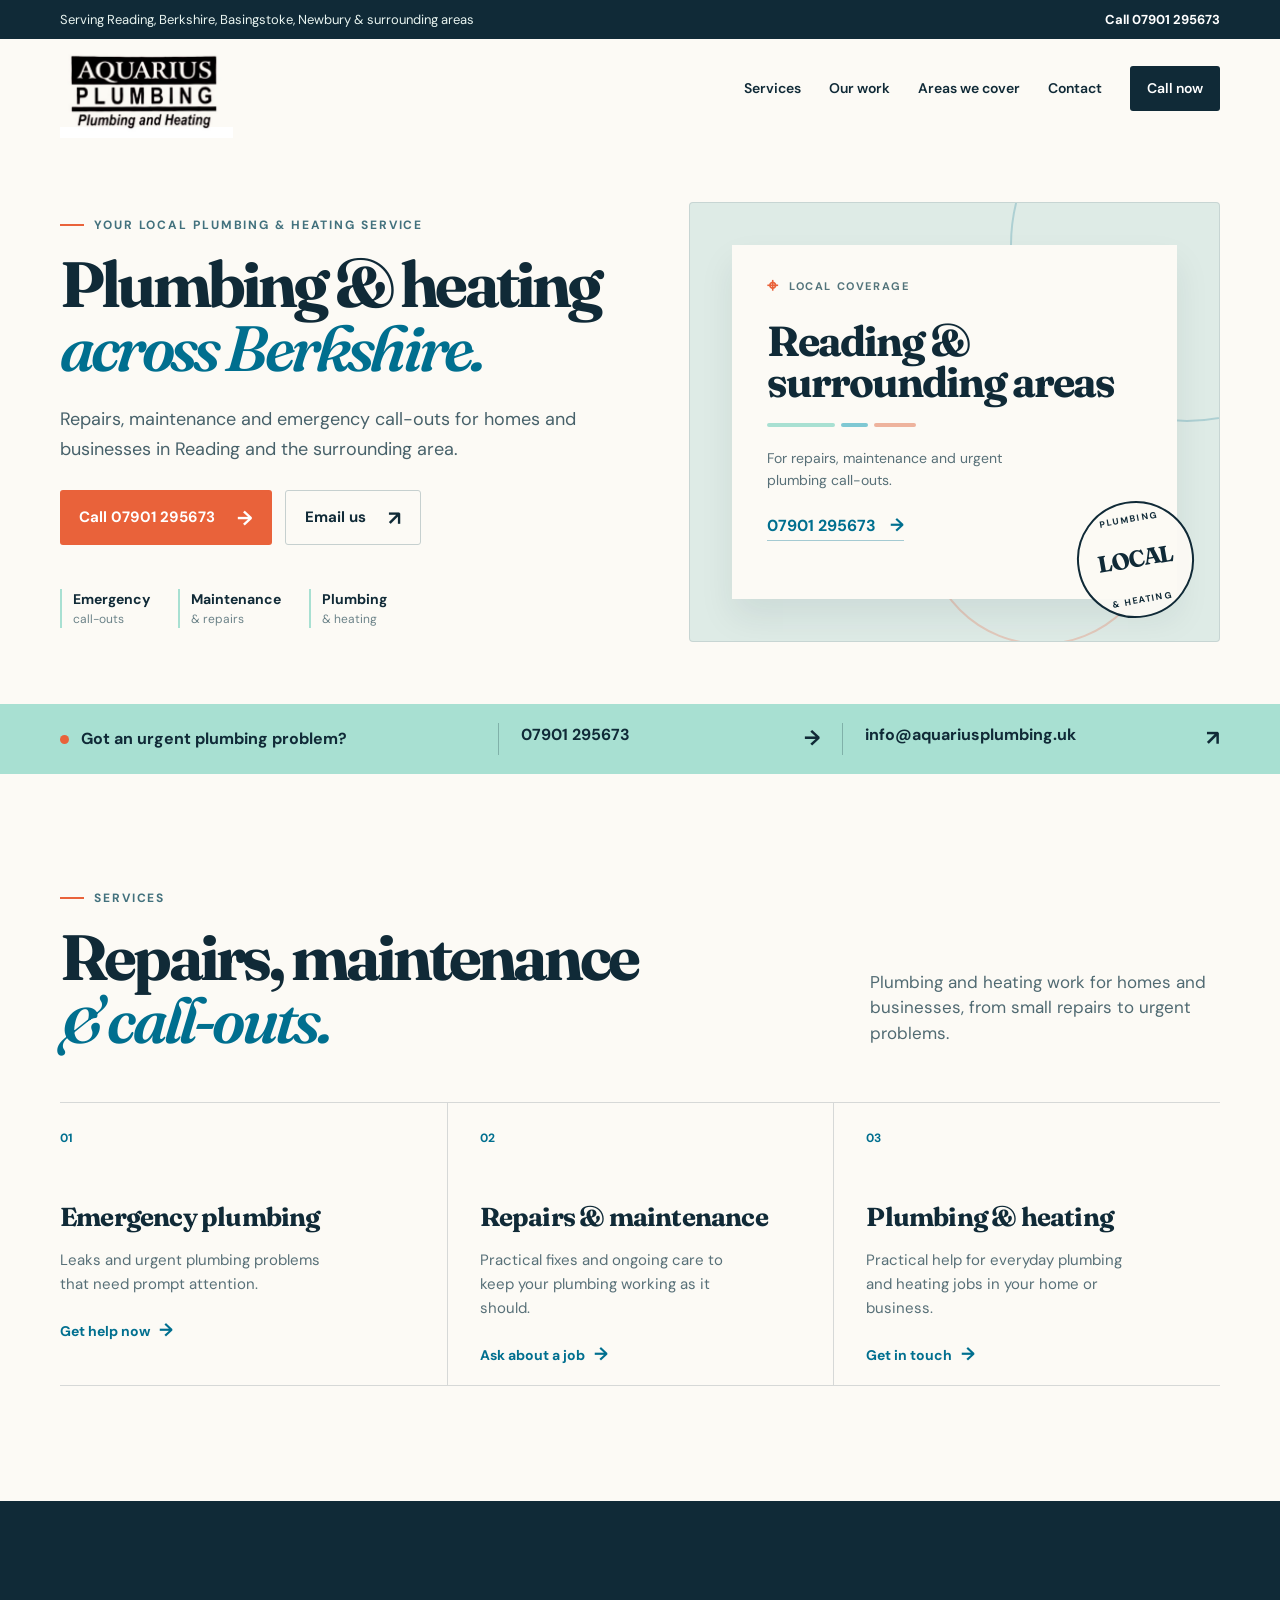
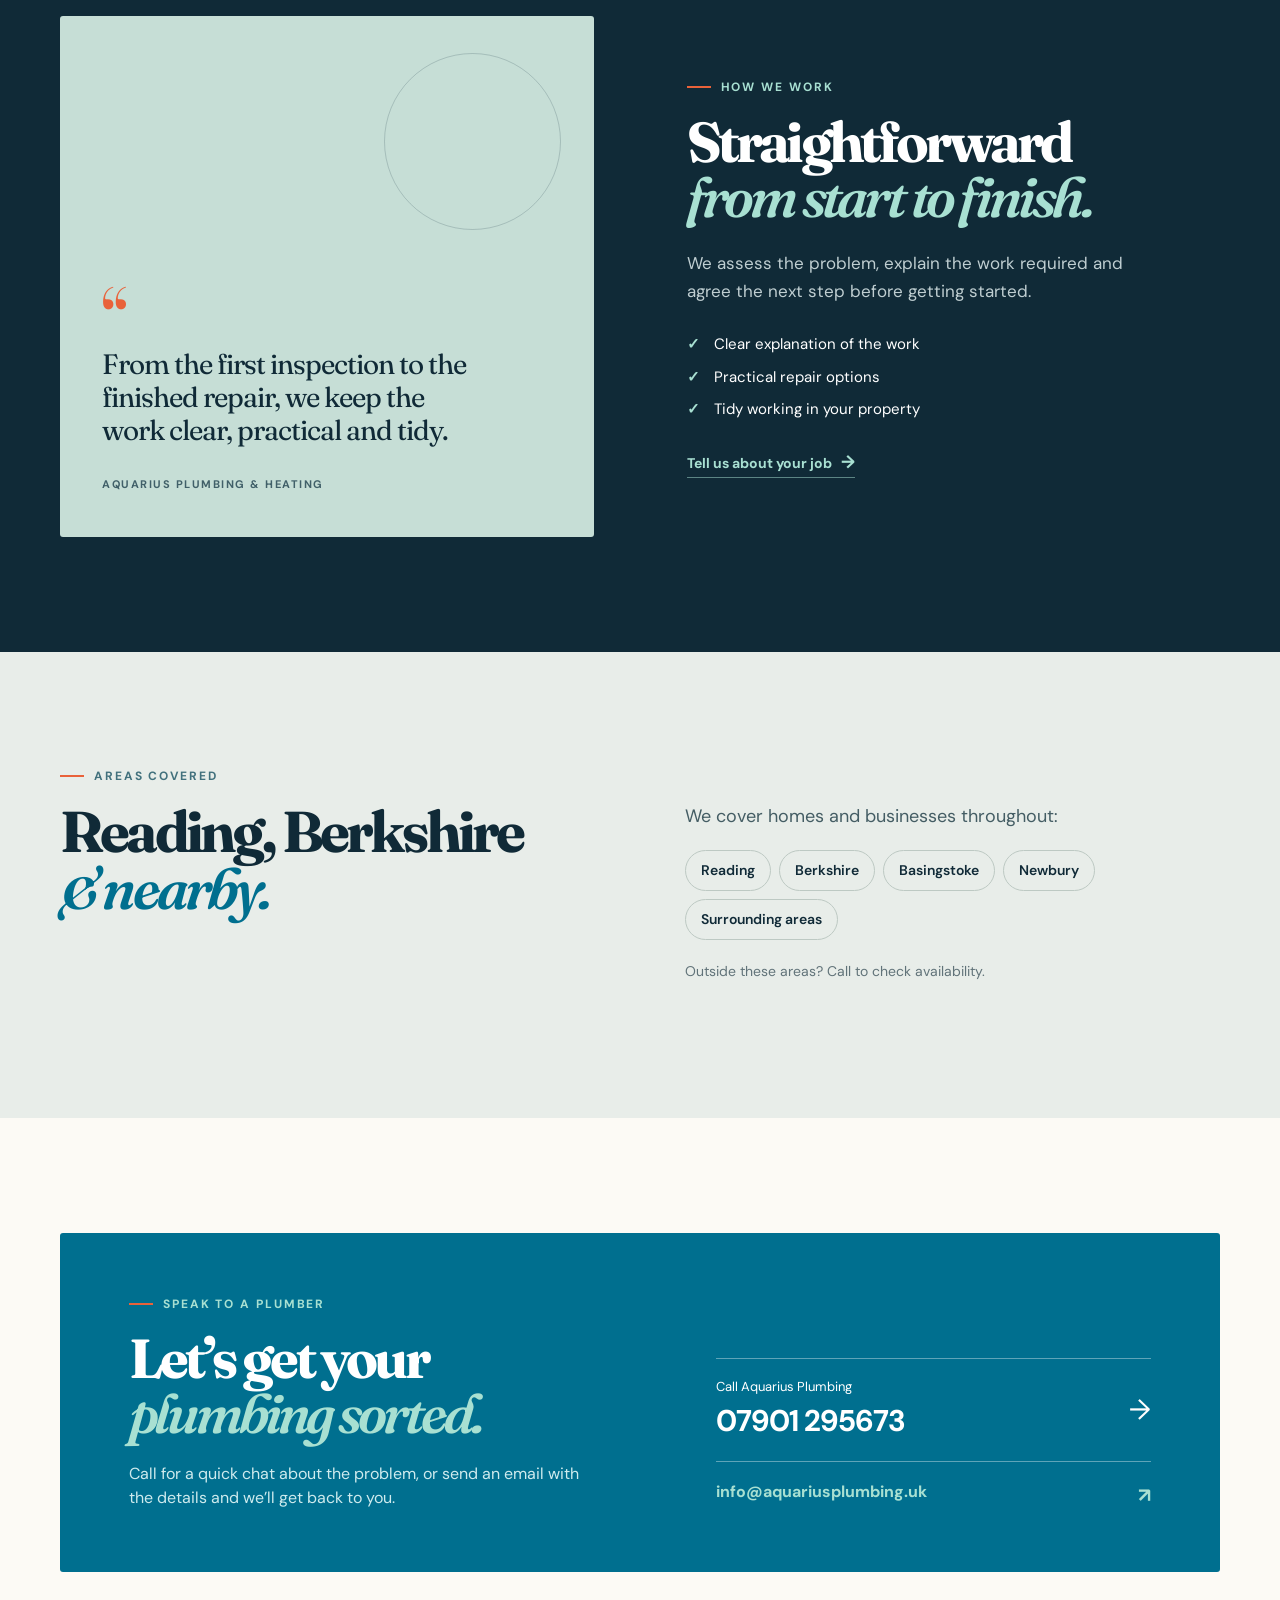
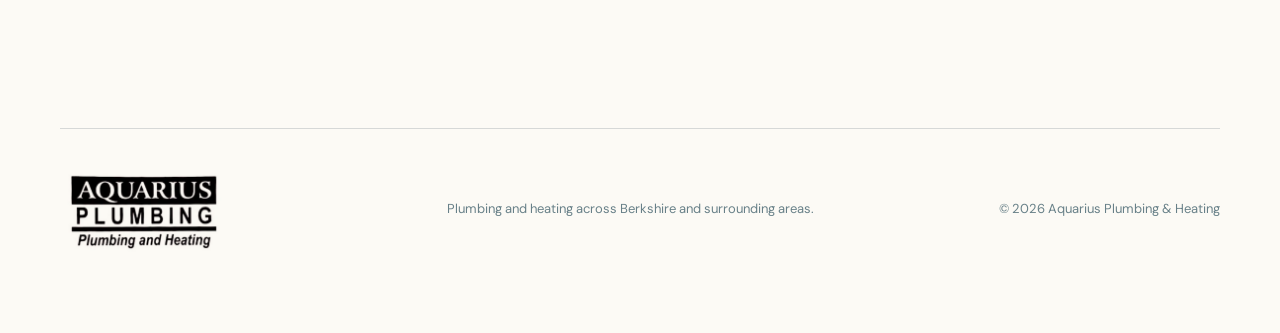
<file: index.html>
<!doctype html>
<html lang="en-GB">
  <head>
    <meta charset="UTF-8" />
    <meta name="viewport" content="width=device-width, initial-scale=1.0" />
    <meta name="description" content="Plumbing and heating repairs, maintenance and emergency call-outs across Reading, Berkshire, Basingstoke, Newbury and surrounding areas." />
    <title>Aquarius Plumbing &amp; Heating | Reading &amp; Berkshire</title>
    <link rel="preconnect" href="https://fonts.googleapis.com" />
    <link rel="preconnect" href="https://fonts.gstatic.com" crossorigin />
    <link href="https://fonts.googleapis.com/css2?family=DM+Sans:wght@400;500;600;700&family=Fraunces:opsz,wght@9..144,600;9..144,700&display=swap" rel="stylesheet" />
    <link rel="stylesheet" href="styles.css" />
    <link rel="stylesheet" href="branding.css" />
    <link rel="stylesheet" href="local-feel.css" />
  </head>
  <body>
    <div class="topbar"><div class="shell"><span>Serving Reading, Berkshire, Basingstoke, Newbury &amp; surrounding areas</span><a href="tel:07901295673">Call 07901 295673</a></div></div>
    <header class="site-header">
      <div class="shell nav-wrap">
        <a class="brand" href="#top" aria-label="Aquarius Plumbing and Heating home"><img src="assets/aquarius-plumbing-logo.png" alt="Aquarius Plumbing and Heating" /></a>
        <button class="menu-toggle" aria-expanded="false" aria-controls="main-nav"><span></span><span></span><span></span><span class="sr-only">Open menu</span></button>
        <nav id="main-nav"><a href="#services">Services</a><a href="portfolio.html">Our work</a><a href="#areas">Areas we cover</a><a href="#contact">Contact</a><a class="nav-call" href="tel:07901295673">Call now</a></nav>
      </div>
    </header>
    <main id="top">
      <section class="hero">
        <div class="shell hero-grid">
          <div class="hero-copy">
            <p class="eyebrow"><span></span> Your local plumbing &amp; heating service</p>
            <h1>Plumbing &amp; heating<br /><em>across Berkshire.</em></h1>
            <p class="hero-intro">Repairs, maintenance and emergency call-outs for homes and businesses in Reading and the surrounding area.</p>
            <div class="hero-actions"><a class="button button-primary" href="tel:07901295673">Call 07901 295673 <b>→</b></a><a class="button button-plain" href="mailto:info@aquariusplumbing.uk">Email us <b>↗</b></a></div>
            <div class="trust-row"><div><strong>Emergency</strong><span>call-outs</span></div><div><strong>Maintenance</strong><span>&amp; repairs</span></div><div><strong>Plumbing</strong><span>&amp; heating</span></div></div>
          </div>
          <div class="hero-visual local-visual" aria-label="Aquarius Plumbing and Heating local coverage">
            <div class="local-panel"><div class="local-panel-top"><span class="local-pin">⌖</span><span>LOCAL COVERAGE</span></div><h3>Reading &amp;<br />surrounding areas</h3><div class="local-lines"><span></span><span></span><span></span></div><p>For repairs, maintenance and urgent plumbing call-outs.</p><a href="tel:07901295673">07901 295673 <b>→</b></a></div>
            <div class="local-stamp"><span>PLUMBING</span><strong>LOCAL</strong><span>&amp; HEATING</span></div>
          </div>
        </div>
      </section>
      <section class="quick-contact"><div class="shell quick-grid"><p><span class="pulse"></span> Got an urgent plumbing problem?</p><a href="tel:07901295673">07901 295673 <span>→</span></a><a href="mailto:info@aquariusplumbing.uk">info@aquariusplumbing.uk <span>↗</span></a></div></section>
      <section class="services section" id="services"><div class="shell"><div class="section-head"><div><p class="eyebrow"><span></span> Services</p><h2>Repairs, maintenance<br /><em>&amp; call-outs.</em></h2></div><p>Plumbing and heating work for homes and businesses, from small repairs to urgent problems.</p></div>
        <div class="service-grid"><article><div class="service-icon">01</div><h3>Emergency plumbing</h3><p>Leaks and urgent plumbing problems that need prompt attention.</p><a href="tel:07901295673">Get help now <span>→</span></a></article><article><div class="service-icon">02</div><h3>Repairs &amp; maintenance</h3><p>Practical fixes and ongoing care to keep your plumbing working as it should.</p><a href="mailto:info@aquariusplumbing.uk">Ask about a job <span>→</span></a></article><article><div class="service-icon">03</div><h3>Plumbing &amp; heating</h3><p>Practical help for everyday plumbing and heating jobs in your home or business.</p><a href="#contact">Get in touch <span>→</span></a></article></div></div></section>
      <section class="why section" id="why-us"><div class="shell why-grid"><div class="why-image local-note"><div><span class="quote-mark">“</span><p>From the first inspection to the finished repair, we keep the work clear, practical and tidy.</p><strong>Aquarius Plumbing &amp; Heating</strong></div></div><div class="why-copy"><p class="eyebrow light"><span></span> How we work</p><h2>Straightforward<br /><em>from start to finish.</em></h2><p>We assess the problem, explain the work required and agree the next step before getting started.</p><ul><li><span>✓</span> Clear explanation of the work</li><li><span>✓</span> Practical repair options</li><li><span>✓</span> Tidy working in your property</li></ul><a class="text-link" href="mailto:info@aquariusplumbing.uk">Tell us about your job <span>→</span></a></div></div></section>
      <section class="areas section" id="areas"><div class="shell areas-grid"><div><p class="eyebrow"><span></span> Areas covered</p><h2>Reading, Berkshire<br /><em>&amp; nearby.</em></h2></div><div><p>We cover homes and businesses throughout:</p><div class="area-tags"><span>Reading</span><span>Berkshire</span><span>Basingstoke</span><span>Newbury</span><span>Surrounding areas</span></div><p class="small-note">Outside these areas? Call to check availability.</p></div></div></section>
      <section class="contact section" id="contact"><div class="shell contact-card"><div><p class="eyebrow light"><span></span> Speak to a plumber</p><h2>Let’s get your<br /><em>plumbing sorted.</em></h2><p>Call for a quick chat about the problem, or send an email with the details and we’ll get back to you.</p></div><div class="contact-actions"><a class="contact-phone" href="tel:07901295673"><small>Call Aquarius Plumbing</small><strong>07901 295673</strong><span>→</span></a><a class="contact-email" href="mailto:info@aquariusplumbing.uk">info@aquariusplumbing.uk <span>↗</span></a></div></div></section>
    </main>
    <footer><div class="shell footer-grid"><a class="brand footer-brand" href="#top"><img src="assets/aquarius-plumbing-logo.png" alt="Aquarius Plumbing and Heating" /></a><p>Plumbing and heating across Berkshire and surrounding areas.</p><p>© <span id="year"></span> Aquarius Plumbing &amp; Heating</p></div></footer>
    <a class="mobile-call" href="tel:07901295673">Call now <strong>07901 295673</strong></a><script src="script.js"></script>
  </body>
</html>
</file>
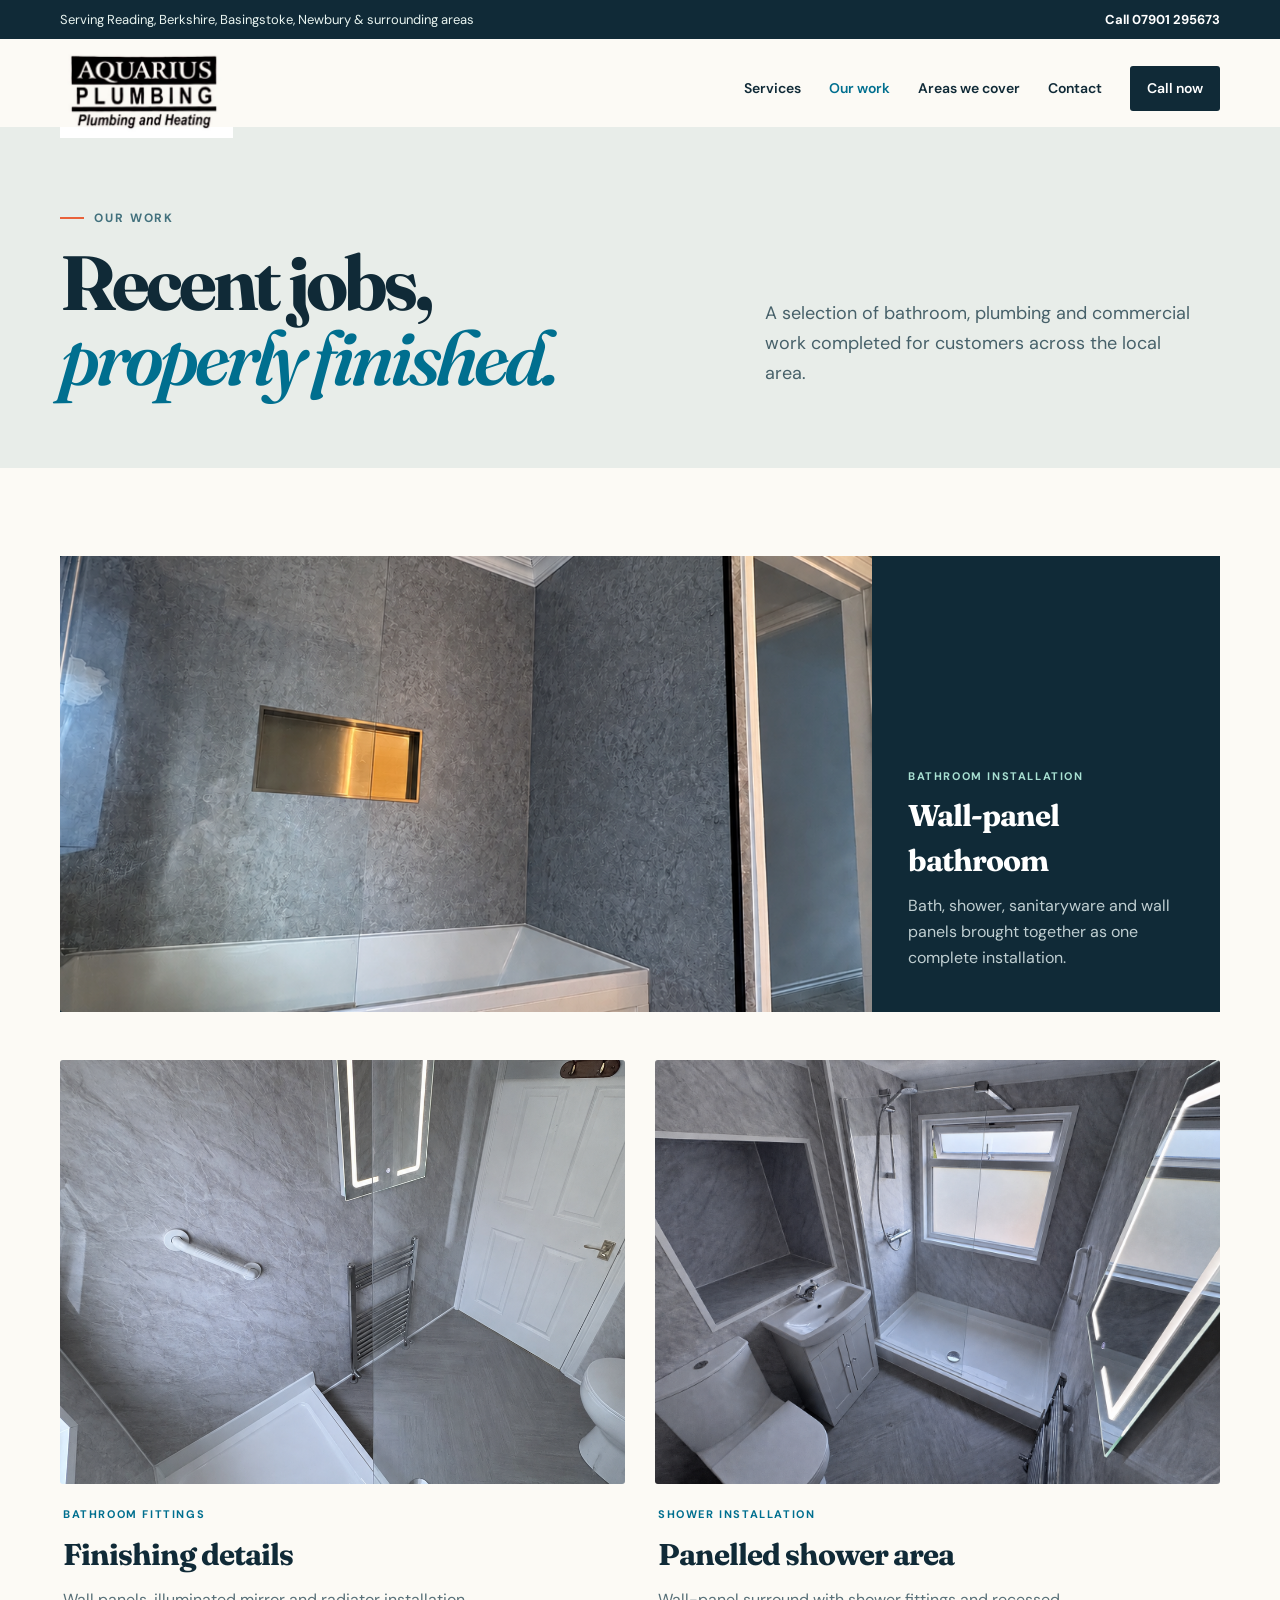
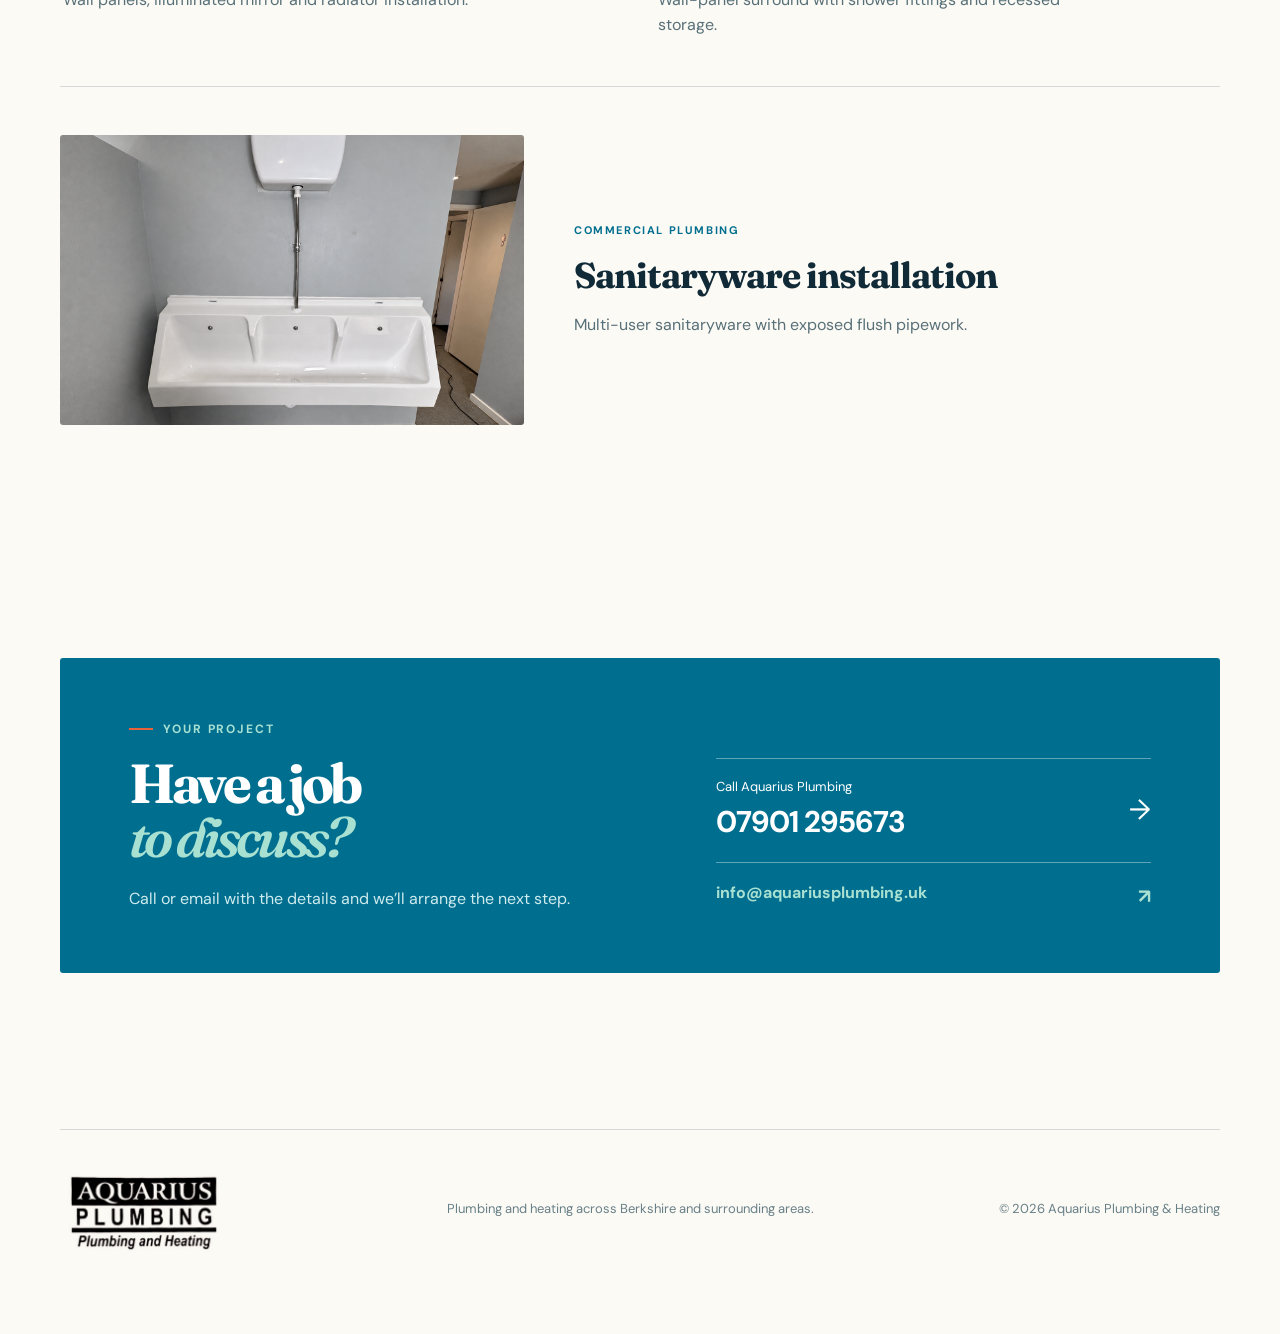
<file: portfolio.html>
<!doctype html>
<html lang="en-GB">
  <head>
    <meta charset="UTF-8" />
    <meta name="viewport" content="width=device-width, initial-scale=1.0" />
    <meta name="description" content="Recent bathroom, plumbing and commercial work completed by Aquarius Plumbing & Heating across Berkshire." />
    <title>Our Work | Aquarius Plumbing &amp; Heating</title>
    <link rel="preconnect" href="https://fonts.googleapis.com" />
    <link rel="preconnect" href="https://fonts.gstatic.com" crossorigin />
    <link href="https://fonts.googleapis.com/css2?family=DM+Sans:wght@400;500;600;700&family=Fraunces:opsz,wght@9..144,600;9..144,700&display=swap" rel="stylesheet" />
    <link rel="stylesheet" href="styles.css" />
    <link rel="stylesheet" href="branding.css" />
    <link rel="stylesheet" href="portfolio.css" />
  </head>
  <body>
    <div class="topbar"><div class="shell"><span>Serving Reading, Berkshire, Basingstoke, Newbury &amp; surrounding areas</span><a href="tel:07901295673">Call 07901 295673</a></div></div>
    <header class="site-header">
      <div class="shell nav-wrap">
        <a class="brand" href="index.html" aria-label="Aquarius Plumbing and Heating home"><img src="assets/aquarius-plumbing-logo.png" alt="Aquarius Plumbing and Heating" /></a>
        <button class="menu-toggle" aria-expanded="false" aria-controls="main-nav"><span></span><span></span><span></span><span class="sr-only">Open menu</span></button>
        <nav id="main-nav"><a href="index.html#services">Services</a><a href="portfolio.html" aria-current="page">Our work</a><a href="index.html#areas">Areas we cover</a><a href="#contact">Contact</a><a class="nav-call" href="tel:07901295673">Call now</a></nav>
      </div>
    </header>
    <main>
      <section class="portfolio-intro">
        <div class="shell portfolio-heading">
          <p class="eyebrow"><span></span> Our work</p>
          <h1>Recent jobs,<br /><em>properly finished.</em></h1>
          <p>A selection of bathroom, plumbing and commercial work completed for customers across the local area.</p>
        </div>
      </section>
      <section class="portfolio-work">
        <div class="shell project-grid">
          <article class="project project-feature"><img src="assets/portfolio-bathroom.png" alt="Completed bathroom with wall panels, bath and shower" /><div><span>Bathroom installation</span><h2>Wall-panel bathroom</h2><p>Bath, shower, sanitaryware and wall panels brought together as one complete installation.</p></div></article>
          <article class="project"><img src="assets/portfolio-detail.png" alt="Illuminated mirror and radiator fitted over bathroom wall panels" /><div><span>Bathroom fittings</span><h2>Finishing details</h2><p>Wall panels, illuminated mirror and radiator installation.</p></div></article>
          <article class="project"><img src="assets/portfolio-shower.png" alt="Walk-in shower finished with bathroom wall panels" /><div><span>Shower installation</span><h2>Panelled shower area</h2><p>Wall-panel surround with shower fittings and recessed storage.</p></div></article>
          <article class="project project-wide"><img src="assets/portfolio-commercial.png" alt="Commercial sanitaryware and flush-pipe installation" /><div><span>Commercial plumbing</span><h2>Sanitaryware installation</h2><p>Multi-user sanitaryware with exposed flush pipework.</p></div></article>
        </div>
      </section>
      <section class="contact section" id="contact"><div class="shell contact-card"><div><p class="eyebrow light"><span></span> Your project</p><h2>Have a job<br /><em>to discuss?</em></h2><p>Call or email with the details and we’ll arrange the next step.</p></div><div class="contact-actions"><a class="contact-phone" href="tel:07901295673"><small>Call Aquarius Plumbing</small><strong>07901 295673</strong><span>→</span></a><a class="contact-email" href="mailto:info@aquariusplumbing.uk?subject=Project%20enquiry">info@aquariusplumbing.uk <span>↗</span></a></div></div></section>
    </main>
    <footer><div class="shell footer-grid"><a class="brand footer-brand" href="index.html"><img src="assets/aquarius-plumbing-logo.png" alt="Aquarius Plumbing and Heating" /></a><p>Plumbing and heating across Berkshire and surrounding areas.</p><p>© <span id="year"></span> Aquarius Plumbing &amp; Heating</p></div></footer>
    <a class="mobile-call" href="tel:07901295673">Call now <strong>07901 295673</strong></a><script src="script.js"></script>
  </body>
</html>
</file>
<file: styles.css>
:root{--ink:#102a37;--navy:#0b3545;--blue:#006f8f;--aqua:#a8e0d2;--sand:#f4f0e8;--cream:#fcfaf5;--line:rgba(16,42,55,.16);--orange:#e9623a}*{box-sizing:border-box}html{scroll-behavior:smooth}body{margin:0;background:var(--cream);color:var(--ink);font-family:"DM Sans",Arial,sans-serif;font-size:16px;line-height:1.5}.shell{width:min(1160px,calc(100% - 48px));margin:auto}.topbar{background:var(--ink);color:#e8f4f0;font-size:13px}.topbar .shell{min-height:39px;display:flex;align-items:center;justify-content:space-between;gap:15px}.topbar a{color:#fff;font-weight:700;text-decoration:none}.site-header{height:88px;display:flex;align-items:center;background:var(--cream);position:sticky;top:0;z-index:5;border-bottom:1px solid transparent}.nav-wrap{display:flex;align-items:center;justify-content:space-between}.brand{display:flex;align-items:center;gap:10px;text-decoration:none;color:var(--ink)}.brand-mark{display:grid;place-items:center;width:43px;height:43px;color:white;background:var(--blue);border-radius:50%;font-family:Fraunces,serif;font-size:25px;font-style:italic}.brand strong,.brand small{display:block;line-height:1.03}.brand strong{font-size:20px;letter-spacing:-.8px}.brand small{text-transform:uppercase;font-size:9px;letter-spacing:2.2px;margin-top:4px;color:#51717c}nav{display:flex;align-items:center;gap:28px}nav a{color:var(--ink);text-decoration:none;font-weight:600;font-size:14px}.nav-call{background:var(--ink);color:white;padding:12px 17px;border-radius:3px}.menu-toggle{display:none}.hero{padding:75px 0 62px;overflow:hidden}.hero-grid{display:grid;grid-template-columns:1.03fr .97fr;align-items:center;gap:66px}.eyebrow{font-size:12px;font-weight:700;letter-spacing:1.9px;text-transform:uppercase;margin:0 0 18px;color:#42717d;display:flex;align-items:center;gap:10px}.eyebrow span{width:24px;height:2px;background:var(--orange);display:inline-block}.hero h1,.section h2{font-family:Fraunces,Georgia,serif;font-size:clamp(45px,5vw,70px);line-height:.99;letter-spacing:-3.8px;margin:0;color:var(--ink);font-weight:700}.hero h1 em,.section h2 em{font-weight:600;color:var(--blue)}.hero-intro{font-size:18px;line-height:1.65;color:#47616a;max-width:540px;margin:26px 0}.hero-actions{display:flex;gap:13px;flex-wrap:wrap}.button{font-size:15px;font-weight:700;text-decoration:none;padding:15px 19px;display:inline-flex;gap:22px;align-items:center;border-radius:3px}.button-primary{background:var(--orange);color:#fff}.button-plain{color:var(--ink);border:1px solid #c6d0cf}.button b{font-size:20px;line-height:10px}.trust-row{display:flex;gap:28px;margin-top:44px}.trust-row div{border-left:2px solid var(--aqua);padding-left:11px}.trust-row strong,.trust-row span{display:block}.trust-row strong{font-size:14px}.trust-row span{font-size:12px;color:#6c8389}.hero-visual{position:relative;min-height:485px}.hero-photo,.why-image{background:linear-gradient(115deg,rgba(8,37,48,.05),rgba(8,37,48,.42)),url('https://images.unsplash.com/photo-1600566753190-17f0baa2a6c3?auto=format&fit=crop&w=1000&q=85') center/cover;border-radius:3px}.hero-photo{position:absolute;inset:0 0 20px 52px}.photo-card{position:absolute;bottom:0;left:0;background:#f9e4d5;width:220px;padding:22px 23px;border-radius:3px}.photo-card .drop{font-size:34px;color:var(--orange);line-height:1}.photo-card p{font-size:13px;margin:6px 0 2px}.photo-card strong{font-family:Fraunces,serif;font-size:19px;line-height:1.1}.roundel{position:absolute;top:29px;right:-29px;width:112px;height:112px;border-radius:50%;background:var(--aqua);display:grid;place-items:center;text-align:center;font-weight:700;font-size:13px;line-height:1.25;transform:rotate(12deg)}.quick-contact{background:var(--aqua);padding:19px 0}.quick-grid{display:grid;grid-template-columns:1.1fr .85fr 1fr;align-items:center;gap:22px}.quick-grid p{font-weight:700;margin:0}.quick-grid a{color:var(--ink);font-weight:700;text-decoration:none;border-left:1px solid rgba(16,42,55,.26);padding-left:22px}.quick-grid a span{float:right;font-size:21px}.pulse{width:9px;height:9px;border-radius:50%;background:var(--orange);display:inline-block;margin-right:8px}.section{padding:115px 0}.section-head{display:flex;justify-content:space-between;gap:60px;align-items:end;margin-bottom:51px}.section-head>p{max-width:350px;color:#506a72;font-size:17px;margin:0 0 5px}.service-grid{display:grid;grid-template-columns:repeat(3,1fr);border-top:1px solid var(--line)}.service-grid article{padding:26px 32px 17px 0;min-height:270px;border-bottom:1px solid var(--line)}.service-grid article+article{border-left:1px solid var(--line);padding-left:32px}.service-icon{color:var(--blue);font-size:12px;font-weight:700;margin-bottom:51px}.service-grid h3{font-family:Fraunces,serif;font-size:26px;margin:0 0 11px;letter-spacing:-.8px}.service-grid p{font-size:15px;line-height:1.6;color:#587078;max-width:280px;margin:0 0 21px}.service-grid a,.text-link{font-size:14px;font-weight:700;color:var(--blue);text-decoration:none}.service-grid a span,.text-link span{margin-left:6px;font-size:18px}.why{background:var(--ink);color:white}.why-grid{display:grid;grid-template-columns:1fr 1fr;gap:93px;align-items:center}.why-image{height:521px;position:relative;background-image:linear-gradient(0deg,rgba(3,25,32,.55),transparent),url('https://images.unsplash.com/photo-1581244277943-fe4a9c777189?auto=format&fit=crop&w=1000&q=85')}.image-overlay{position:absolute;bottom:25px;left:27px}.image-overlay p{font-size:13px;margin:0}.image-overlay strong{font-family:Fraunces,serif;font-size:25px;display:block}.why .eyebrow{color:var(--aqua)}.why h2{color:#fff;font-size:clamp(42px,4.4vw,61px)}.why h2 em{color:var(--aqua)}.why-copy>p:not(.eyebrow){color:#bfced1;font-size:17px;line-height:1.65;max-width:450px;margin:24px 0}.why ul{list-style:none;margin:28px 0;padding:0}.why li{margin:10px 0;font-size:15px}.why li span{color:var(--aqua);font-weight:700;margin-right:10px}.text-link{color:var(--aqua);border-bottom:1px solid rgba(168,224,210,.5);padding-bottom:5px}.areas{background:#e8ede9}.areas-grid{display:grid;grid-template-columns:1fr 1fr;gap:90px}.areas h2{font-size:clamp(43px,4.5vw,62px)}.areas-grid>div:last-child>p:first-child{margin:36px 0 20px;font-size:18px;color:#445d64}.area-tags{display:flex;flex-wrap:wrap;gap:8px}.area-tags span{border:1px solid #bdc9c3;border-radius:30px;padding:9px 15px;font-size:14px;font-weight:600}.small-note{color:#617379;font-size:14px;margin:21px 0!important}.contact{background:var(--cream)}.contact-card{background:var(--blue);color:white;padding:62px 69px;display:grid;grid-template-columns:1.1fr .9fr;gap:55px;border-radius:3px}.contact .eyebrow{color:var(--aqua)}.contact h2{font-size:clamp(42px,4.3vw,59px);color:white}.contact h2 em{color:var(--aqua)}.contact-card>div>p:not(.eyebrow){color:#ceebee;max-width:450px;margin:22px 0 0;font-size:16px}.contact-actions{align-self:end}.contact-phone{color:white;text-decoration:none;display:grid;grid-template-columns:1fr auto;gap:2px;padding:18px 0;border-top:1px solid rgba(255,255,255,.37);border-bottom:1px solid rgba(255,255,255,.37)}.contact-phone small{font-size:13px;grid-column:1}.contact-phone strong{font-size:30px;letter-spacing:-1px}.contact-phone span{grid-column:2;grid-row:1/3;align-self:center;font-size:28px}.contact-email{display:block;color:var(--aqua);font-weight:700;text-decoration:none;margin-top:18px}.contact-email span{float:right;font-size:20px}footer{padding:41px 0 75px;background:var(--cream)}.footer-grid{display:grid;grid-template-columns:1fr 1fr 1fr;align-items:center;border-top:1px solid var(--line);padding-top:30px}.footer-grid p{font-size:13px;color:#688088;margin:0}.footer-grid p:last-child{text-align:right}.mobile-call{display:none}.sr-only{position:absolute;width:1px;height:1px;padding:0;margin:-1px;overflow:hidden;clip:rect(0,0,0,0);white-space:nowrap;border:0}@media(max-width:800px){.shell{width:min(100% - 34px,650px)}.topbar .shell span{display:none}.topbar .shell{justify-content:center}.site-header{height:70px}.menu-toggle{display:flex;background:none;border:0;flex-direction:column;gap:4px;padding:8px}.menu-toggle span:not(.sr-only){width:24px;height:2px;background:var(--ink)}nav{display:none;position:absolute;left:0;right:0;top:70px;background:var(--cream);padding:20px 17px;flex-direction:column;align-items:flex-start;border-bottom:1px solid var(--line);gap:18px}nav.open{display:flex}.hero{padding:50px 0 38px}.hero-grid,.why-grid,.areas-grid,.contact-card{grid-template-columns:1fr;gap:36px}.hero h1,.section h2{letter-spacing:-2.7px}.hero-visual{min-height:390px;max-width:540px;width:100%}.hero-photo{left:29px}.roundel{right:-16px;width:94px;height:94px}.trust-row{gap:15px;justify-content:space-between}.quick-grid{grid-template-columns:1fr;gap:12px}.quick-grid a{border-left:0;border-top:1px solid rgba(16,42,55,.22);padding:10px 0 0}.section{padding:75px 0}.section-head{display:block;margin-bottom:30px}.section-head>p{margin-top:23px}.service-grid{grid-template-columns:1fr}.service-grid article,.service-grid article+article{border-left:0;padding:23px 0;min-height:0}.service-icon{margin-bottom:20px}.why-image{height:380px}.why-grid{gap:45px}.areas-grid{gap:0}.areas-grid>div:last-child>p:first-child{margin-top:17px}.contact-card{padding:42px 25px}.contact-actions{align-self:auto}.footer-grid{grid-template-columns:1fr;gap:20px}.footer-grid p:last-child{text-align:left}.mobile-call{display:flex;position:fixed;bottom:12px;left:12px;right:12px;z-index:4;background:var(--orange);color:white;text-decoration:none;padding:12px 15px;border-radius:4px;justify-content:space-between;box-shadow:0 5px 20px rgba(16,42,55,.24)}body{padding-bottom:52px}}@media(max-width:420px){.hero-actions{display:grid;grid-template-columns:1fr}.button{justify-content:space-between}.hero-visual{min-height:330px}.photo-card{width:185px;padding:17px}.hero-photo{inset:0 0 16px 18px}.roundel{top:10px}.trust-row{display:grid;grid-template-columns:1fr 1fr}.trust-row div:last-child{grid-column:1/3}.contact-phone strong{font-size:26px}}
</file>
<file: branding.css>
.brand{gap:0}
.brand img{display:block;width:173px;height:auto;mix-blend-mode:multiply}
@media(max-width:800px){.brand img{width:144px}}
</file>
<file: local-feel.css>
/* Local, practical visual treatment — deliberately avoids show-home imagery. */
.hero-visual.local-visual{min-height:440px;background:#deebe6;border:1px solid rgba(16,42,55,.11);border-radius:4px;overflow:hidden;position:relative}
.local-visual:before,.local-visual:after{content:"";position:absolute;border:2px solid rgba(0,111,143,.22);border-radius:50%;width:350px;height:350px;right:-145px;top:-135px}.local-visual:after{width:230px;height:230px;right:60px;top:208px;border-color:rgba(233,98,58,.25)}
.local-panel{position:absolute;z-index:1;left:42px;top:42px;right:42px;bottom:42px;background:#fcfaf5;padding:33px 35px;box-shadow:0 18px 33px rgba(16,42,55,.08)}
.local-panel-top{display:flex;align-items:center;gap:9px;color:#53747b;font-size:11px;font-weight:700;letter-spacing:1.6px}.local-pin{font-size:19px;color:var(--orange);line-height:0}.local-panel h3{font-family:Fraunces,Georgia,serif;font-size:42px;line-height:.98;letter-spacing:-2px;margin:26px 0 20px}.local-panel p{font-size:14px;line-height:1.55;max-width:295px;color:#587078;margin:21px 0}.local-panel a{color:var(--blue);text-decoration:none;font-weight:700;border-bottom:1px solid rgba(0,111,143,.35);padding-bottom:4px}.local-panel a b{font-size:18px;margin-left:10px}.local-lines{display:flex;gap:6px}.local-lines span{height:4px;border-radius:3px;background:var(--aqua)}.local-lines span:nth-child(1){width:68px}.local-lines span:nth-child(2){width:27px;background:#7fc8d3}.local-lines span:nth-child(3){width:42px;background:#eeb39d}.local-stamp{position:absolute;bottom:23px;right:25px;z-index:2;display:grid;place-items:center;width:117px;height:117px;border:2px solid var(--ink);border-radius:50%;color:var(--ink);transform:rotate(-10deg);background:rgba(252,250,245,.94);font-size:9px;letter-spacing:1.4px;font-weight:700;line-height:1.2}.local-stamp strong{font-family:Fraunces,Georgia,serif;font-size:23px;letter-spacing:-1px}.why-image.local-note{background:#c6ded6!important;display:flex;align-items:flex-end;padding:42px;min-height:0}.local-note:before{content:"";position:absolute;width:175px;height:175px;border:1px solid rgba(16,42,55,.18);border-radius:50%;right:33px;top:37px}.local-note>div{position:relative;z-index:1;max-width:365px}.local-note .quote-mark{font-family:Fraunces,Georgia,serif;font-size:92px;color:var(--orange);height:55px;display:block;line-height:1}.local-note p{font-family:Fraunces,Georgia,serif;font-size:28px;line-height:1.18;letter-spacing:-1px;color:var(--ink);margin:14px 0 24px}.local-note strong{font-size:11px;letter-spacing:1.5px;text-transform:uppercase;color:#416069}@media(max-width:800px){.hero-visual.local-visual{min-height:390px}.local-panel{left:26px;top:26px;right:26px;bottom:26px;padding:29px}.local-panel h3{font-size:37px}.why-image.local-note{height:380px;padding:30px}.local-note p{font-size:25px}}
</file>
<file: portfolio.css>
.portfolio-intro{padding:82px 0 72px;background:#e8ede9}.portfolio-heading{display:grid;grid-template-columns:1.15fr .85fr;column-gap:90px;align-items:end}.portfolio-heading .eyebrow{grid-column:1/-1}.portfolio-heading h1{font-family:Fraunces,Georgia,serif;font-size:clamp(48px,6vw,78px);line-height:.98;letter-spacing:-4px;margin:0;color:var(--ink)}.portfolio-heading h1 em{font-weight:600;color:var(--blue)}.portfolio-heading>p:last-child{font-size:18px;line-height:1.65;color:#47616a;margin:0 0 7px;max-width:430px}.portfolio-work{padding:88px 0 118px}.project-grid{display:grid;grid-template-columns:repeat(2,1fr);gap:48px 30px}.project{margin:0}.project img{display:block;width:100%;aspect-ratio:4/3;object-fit:cover;border-radius:3px;background:#e8ede9}.project-feature{grid-column:1/-1;display:grid;grid-template-columns:1.4fr .6fr;align-items:end;background:var(--ink);color:#fff}.project-feature img{aspect-ratio:16/9;border-radius:3px 0 0 3px;height:100%}.project>div{padding:22px 3px 0}.project-feature>div{padding:42px 36px}.project span{display:block;color:var(--blue);font-size:11px;letter-spacing:1.6px;text-transform:uppercase;font-weight:700;margin-bottom:9px}.project-feature span{color:var(--aqua)}.project h2{font-family:Fraunces,Georgia,serif;font-size:30px;letter-spacing:-1px;margin:0 0 10px}.project p{color:#587078;line-height:1.6;margin:0;max-width:440px}.project-feature p{color:#bfced1}.project-wide{grid-column:1/-1;display:grid;grid-template-columns:.8fr 1.2fr;align-items:center;border-top:1px solid var(--line);padding-top:48px}.project-wide img{aspect-ratio:16/10}.project-wide>div{padding:20px 50px}.project-wide h2{font-size:36px}nav a[aria-current="page"]{color:var(--blue)}
@media(max-width:800px){.portfolio-intro{padding:55px 0}.portfolio-heading{grid-template-columns:1fr;gap:24px}.portfolio-heading h1{letter-spacing:-2.7px}.project-grid{grid-template-columns:1fr;gap:38px}.project-feature,.project-wide{grid-column:auto;display:block}.project-feature img{height:auto;aspect-ratio:4/3;border-radius:3px 3px 0 0}.project-feature>div{padding:28px 24px}.project-wide{padding-top:38px}.project-wide>div{padding:22px 3px}.portfolio-work{padding:60px 0 78px}}
</file>
